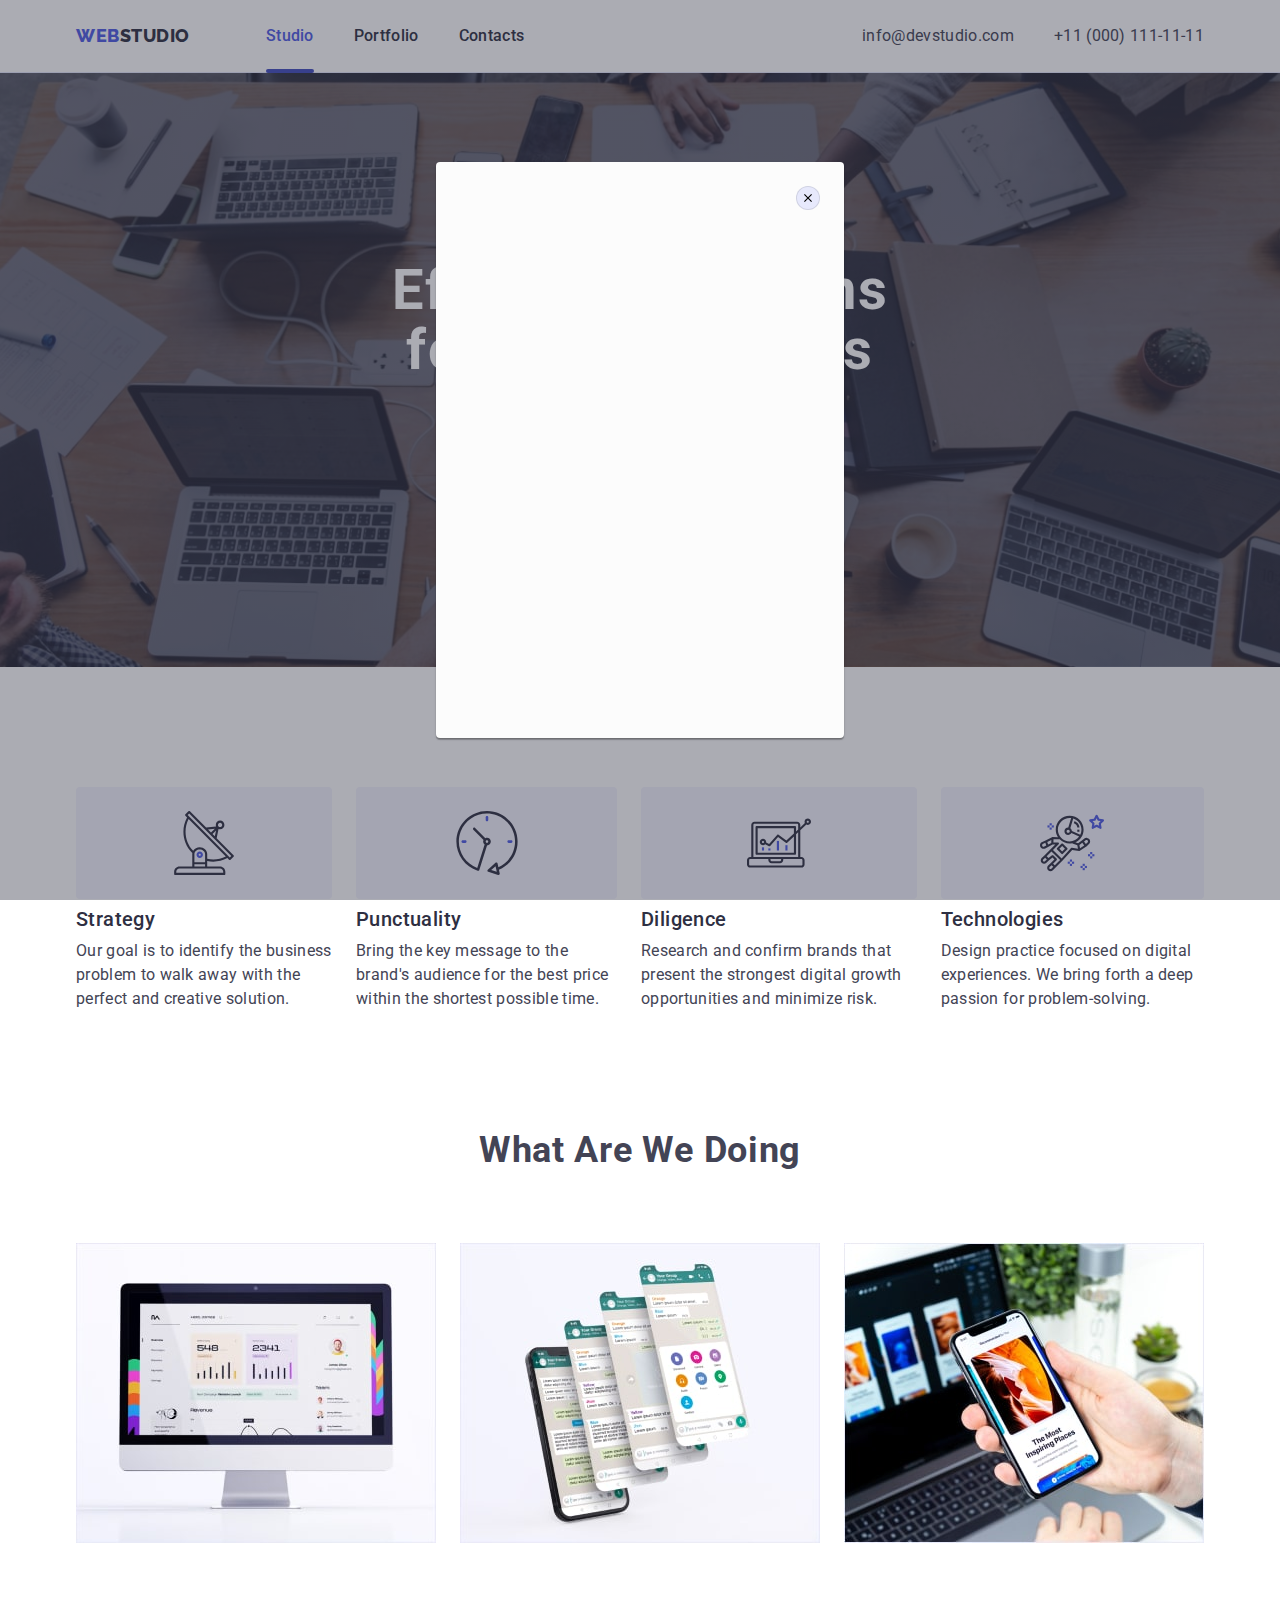
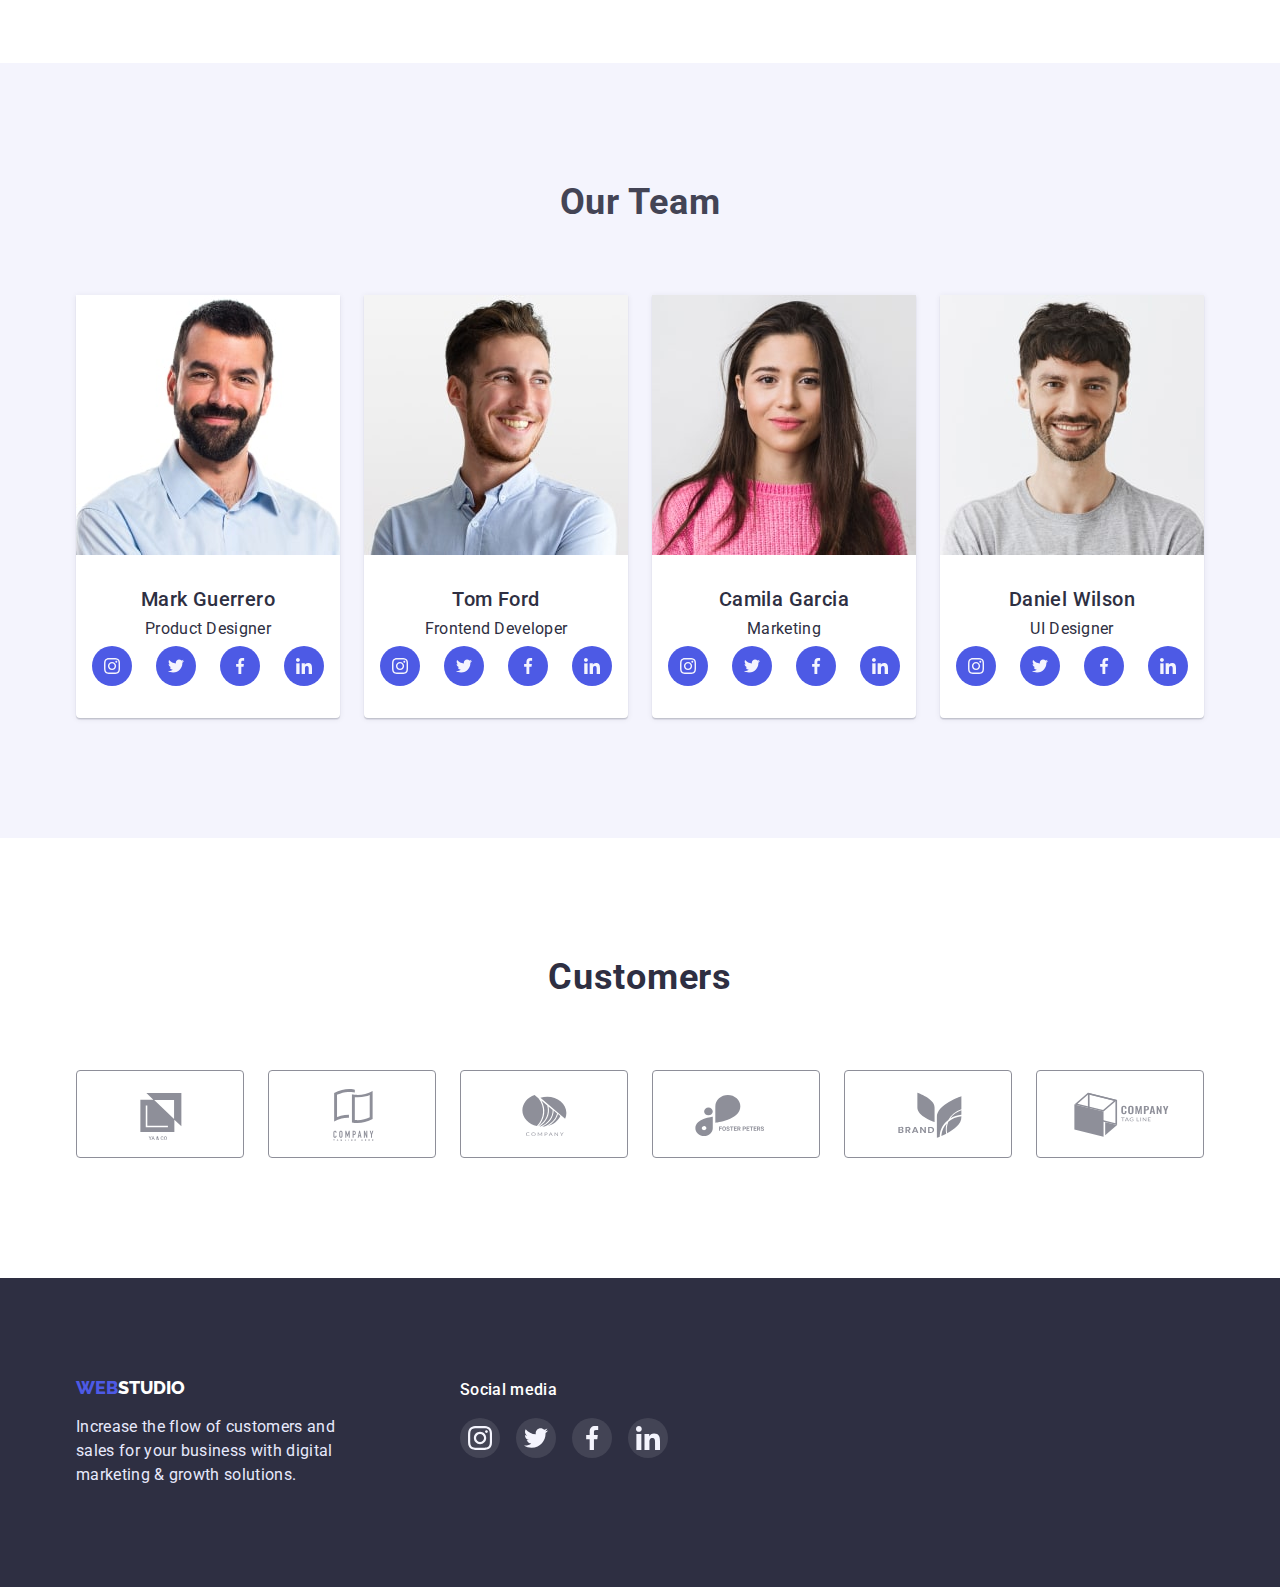
<file: index.html>
<!DOCTYPE html>
<html lang="en">

<head>
    <meta charset="UTF-8">
    <meta http-equiv="X-UA-Compatible" content="IE=edge">
    <meta name="viewport" content="width=device-width, initial-scale=1.0">
    <title>webstudio</title>
    <link rel="preconnect" href="https://fonts.googleapis.com">
    <link rel="preconnect" href="https://fonts.gstatic.com" crossorigin>
    <link href="https://fonts.googleapis.com/css2?family=Raleway:wght@800&family=Roboto:wght@400;500;700;900&display=swap"
        rel="stylesheet">
    <link rel="stylesheet" href="https://cdn.jsdelivr.net/npm/modern-normalize@1.1.0/modern-normalize.min.css">
    <link rel="stylesheet" href="./css/styles.css">
</head>

<body>
    <!-- ........................HEADER.......................... -->
    <header class="page-header">
        <div class="page conteiner">
            <nav class="page-nav logo">
                <a class="logo-component link" href="./index.html"><span class="logo-web" >Web</span>Studio</a>
                <ul class="menu  list ">
                    <li class="menu-item studio-link"><a class="menu-studio studio link" href="index.html">Studio</a></li>
                    <li class="menu-item"><a class="menu-link link" href="portfolio.html">Portfolio</a></li>
                    <li class="menu-item"><a class="menu-link link" href="#tel">Contacts</a></li>
                </ul>
            </nav>
            <address class="address">
                <ul class="address-block list">
                    <li class="address-item"><a class="address-link link" href="mailto:info@devstudio.com">info@devstudio.com</a></li>
                    <li class="address-item"><a class="address-link link" id="tel" href="tel:+110001111111">+11 (000) 111-11-11</a></li>
                </ul>
            </address>
        </div>
    </header>
    <!-- ............................HERO............................ -->
    <main>
        
        <section class="hero">
            <div class="conteiner">
                <h1 class="hero-text">Effective Solutions for Your Business</h1>
                <button class="hero-btn hero-btn-font" type="button" data-modal-open>Order Service</button>
            </div>
        </section>
        <!-- ........................ABOUT........................... -->
        <section class="about">
            <div class="conteiner">
            <h2 class="visually-hidden">About</h2>
            <ul class="about-list list">      
                <li class="about-block">
                    <div class="about-cards">
                        <svg class="about-box">
                            <use href="./images/sprite.svg#icon-antenna" wigth="64" height="64"></use>
                        </svg>
                    </div>
                    <div class="about-bloc">
                    <h3 class="about-title-comp">Strategy</h3>
                    <p class="about-text-comp">Our goal is to identify the business
                        problem to walk away with the perfect and creative solution.</p>
                    </div>
                </li>
                <li class="about-block">
                    <div class="about-cards">
                        <svg class="about-box">
                            <use href="./images/sprite.svg#icon-clock" wigth="64" height="64"></use>
                        </svg>
                    </div>
                    <h3 class="about-title-comp">Punctuality</h3>
                    <p class="about-text-comp">Bring the key message to the brand's audience for the best price within the shortest possible
                        time.</p>
                </li>
                <li class="about-block">
                    <div class="about-cards">
                        <svg class="about-box">
                            <use href="./images/sprite.svg#icon-diagram" wigth="64" height="64"></use>
                        </svg>
                    </div>
                    <h3 class="about-title-comp">Diligence</h3>
                    <p class="about-text-comp df">Research and confirm brands that present the strongest digital growth opportunities and minimize
                        risk.</p>
                </li>
                <li class="about-block">
                    <div class="about-cards">
                        <svg class="about-box">
                            <use href="./images/sprite.svg#icon-astronaut" wigth="64" height="64"></use>
                        </svg>
                    </div>
                    <h3 class="about-title-comp">Technologies</h3>
                    <p class="about-text-comp">Design practice focused on digital experiences. We bring forth a deep passion for
                        problem-solving.</p>
                </li>
            </ul>
        </section>
        <!-- ........................SERVICES....................... -->
        <section class="service section-paddings">
            <div class="conteiner">
            <h2 class="subtitle">What are we doing</h2>
            <ul class="service-list list">
                <li><img class="service-img" src="./images/Rectangle71-min.jpg" alt="desktop" width="360" height="300"></li>
                <li><img class="service-img" src="./images/img2-min.jpg" alt="celphone" width="360" height="300"></li>
                <li><img class="service-img" src="./images/Rectangle71-min3.jpg" alt="celphone2" width="360" height="300"></li>
            </ul>
            </div>
        </section>
        <!-- ..........................TEAM.......................... -->
        <section class="team section-paddings">
            <div class="conteiner">
            <h2 class="subtitle">Our Team</h2>
            <ul class="team-list list">
                <li class="team-card">
                    <img class="team-img" src="./images/img-min.jpg" alt="mark-guerrero-product-designer" 
                    width="264" height="260">
                    <div class="team-conteiner-wrap">
                    <h3 class="team-staff">Mark Guerrero</h3>
                    <p class="team-prof">Product Designer</p>
                    <ul class="team-svg list">
                        <li class="social-box">
                            <a href="" class="team-svg-box">
                                <svg width="16" height="16">
                                    <use href="./images/sprite.svg#icon-instagram"></use>
                                </svg>
                            </a>
                        </li>
                        <li class="social-box">
                            <a href="" class="team-svg-box">
                                <svg width="16" height="16">
                                    <use href="./images/sprite.svg#icon-twitter"></use>
                                </svg>
                            </a>
                        </li>
                        <li class="social-box">
                            <a href="" class="team-svg-box">
                                <svg width="16" height="16">
                                    <use href="./images/sprite.svg#icon-facebook"></use>
                                </svg>
                            </a>
                        </li>
                        <li class="social-box">
                            <a href="" class="team-svg-box">
                                <svg width="16" height="16">
                                    <use href="./images/sprite.svg#icon-linkedin"></use>
                                </svg>
                            </a>
                        </li>
                    </ul>
                    </div>
                </li>
                <li class="team-card">
                    <img class="team-img" src="./images/img-min1.jpg" alt="tom-ford-frontend-developer" 
                    width="264" height="260">
                    <div class="team-conteiner-wrap">
                    <h3 class="team-staff">Tom Ford</h3>
                    <p class="team-prof">Frontend Developer</p>
                    <ul class="team-svg list">
                        <li class="social-box">
                            <a href="" class="team-svg-box">
                                <svg width="16" height="16">
                                    <use href="./images/sprite.svg#icon-instagram"></use>
                                </svg>
                            </a>
                        </li>   
                        <li class="social-box">
                            <a href="" class="team-svg-box">
                                <svg width="16" height="16">
                                    <use href="./images/sprite.svg#icon-twitter"></use>
                                </svg>
                            </a>
                        </li>
                        <li class="social-box">
                            <a href="" class="team-svg-box">
                                <svg width="16" height="16">
                                    <use href="./images/sprite.svg#icon-facebook"></use>
                                </svg>
                            </a>
                        </li>
                        <li class="social-box">
                            <a href="" class="team-svg-box">
                                <svg width="16" height="16">
                                    <use href="./images/sprite.svg#icon-linkedin"></use>
                                </svg>
                            </a>
                        </li>
                    </ul>
                    </div>
                </li>
                <li class="team-card">
                    <img class="team-img" src="./images/img-min2.jpg" alt="camila-garcia-marketing" 
                    width="264" height="260">
                    <div class="team-conteiner-wrap">
                    <h3 class="team-staff">Camila Garcia</h3>
                    <p class="team-prof">Marketing</p>
                    <ul class="team-svg list">
                        <li class="social-box">
                            <a href="" class="team-svg-box">
                                <svg width="16" height="16">
                                    <use href="./images/sprite.svg#icon-instagram"></use>
                                </svg>
                            </a>
                        </li>
                        <li class="social-box">
                            <a href="" class="team-svg-box">
                                <svg width="16" height="16">
                                    <use href="./images/sprite.svg#icon-twitter"></use>
                                </svg>
                            </a>
                        </li>
                        <li class="social-box">
                            <a href="" class="team-svg-box">
                                <svg width="16" height="16">
                                    <use href="./images/sprite.svg#icon-facebook"></use>
                                </svg>
                            </a>
                        </li>
                        <li class="social-box">
                            <a href="" class="team-svg-box">
                                <svg width="16" height="16">
                                    <use href="./images/sprite.svg#icon-linkedin"></use>
                                </svg>
                            </a>
                        </li>
                    </ul>
                    </div>
                </li>
                <li class="team-card">
                    <img class="team-img" src="./images/img-min3.jpg" alt="daniel-wilson-uidesigner" 
                    width="264" height="260">
                    <div class="team-conteiner-wrap">
                    <h3 class="team-staff">Daniel Wilson</h3>
                    <p class="team-prof">UI Designer</p>
                    <ul class="team-svg list">
                        <li class="social-box">
                            <a href="" class="team-svg-box">
                                <svg width="16" height="16">
                                    <use href="./images/sprite.svg#icon-instagram"></use>
                                </svg>
                            </a>
                        </li>
                        <li class="social-box">
                            <a href="" class="team-svg-box">
                                <svg width="16" height="16">
                                    <use href="./images/sprite.svg#icon-twitter"></use>
                                </svg>
                            </a>
                        </li>
                        <li class="social-box">
                            <a href="" class="team-svg-box">
                                <svg width="16" height="16">
                                    <use href="./images/sprite.svg#icon-facebook"></use>
                                </svg>
                            </a>
                        </li>
                        <li class="social-box">
                            <a href="" class="team-svg-box">
                                <svg width="16" height="16">
                                    <use href="./images/sprite.svg#icon-linkedin"></use>
                                </svg>
                            </a>
                        </li>
                    </ul>
                    </div>
                </li>
            </ul>
            </div>
        </section>
    <!-- .............................CUSTOMERS.......................... -->
        <section class="section-paddings">
            <div class="conteiner customers-section">
            <h2 class="customers-title">Customers</h2>
            <ul class="customers-logo-box list">
                <li class="customers-box">
                    <a href="" class="customers-block">
                        <svg width="104" height="56">
                            <use href="./images/sprite.svg#icon-Logo"></use>
                        </svg>
                    </a>
                </li>
                <li class="customers-box">
                    <a href="" class="customers-block">
                        <svg width="104" height="56">
                            <use href="./images/sprite.svg#icon-Logo-1"></use>
                        </svg>
                    </a>
                    </li>                
                <li class="customers-box">
                    <a href="" class="customers-block">
                        <svg width="104" height="56">
                            <use href="./images/sprite.svg#icon-Logo-2"></use>
                        </svg>
                    </a>
                </li>
                <li class="customers-box">
                    <a href="" class="customers-block">
                        <svg width="104" height="56">
                            <use href="./images/sprite.svg#icon-Logo-3"></use>
                        </svg>
                    </a>
                </li>
                <li class="customers-box">
                    <a href="" class="customers-block">
                        <svg width="104" height="56">
                            <use href="./images/sprite.svg#icon-Logo-4"></use>
                        </svg>
                    </a>
                </li>
                <li class="customers-box">
                    <a href="" class="customers-block">
                        <svg width="104" height="56">
                            <use href="./images/sprite.svg#icon-Logo-5"></use>
                        </svg>
                    </a>
                </li>
            </ul>
        </section>

    </main>
    <!-- .............................FOOTER.......................... -->
    <footer class="footer">
        <div class="conteiner footer-conteiner">
            <div class="footer-logo-box">
                <a class="logo-component-footer link" href="./index.html"><span class="logo-web">Web</span>Studio</a>
                <p class="footer-text">Increase the flow of customers and sales for your business with digital marketing & growth solutions.</p>
            </div>
            <div class="footer-logo-group"> 
                <p class="footer-social-text">Social media</p>
                <ul class="footer-logo-block list">
                    <li class="footer-logo">
                        <a href="" class="footer-social-box">
                            <svg width="24" height="24">
                                <use href="./images/sprite.svg#icon-instagram"></use>
                            </svg>
                        </a>
                    </li>
                    <li class="footer-logo">
                        <a href="" class="footer-social-box">
                            <svg width="24" height="24">
                                <use href="./images/sprite.svg#icon-twitter"></use>
                            </svg>
                        </a>
                    </li>
                    <li class="footer-logo">
                        <a href="" class="footer-social-box">
                            <svg width="24" height="24">
                                <use href="./images/sprite.svg#icon-facebook"></use>
                            </svg>
                        </a>
                    </li>
                    <li class="footer-logo">
                        <a href="" class="footer-social-box">
                            <svg width="24" height="24">
                                <use href="./images/sprite.svg#icon-linkedin"></use>
                            </svg>
                        </a>
                    </li>
                </ul>
            </div>
        </div>
    </footer>
    <body>
    <!-- .............................MODAL-WINDOW.......................... -->

        <div class="backdrop s-hidden" data-modal>
            <div class="modal-window">
                <button class="modal-close-btn" type="button" data-modal-close>
                    <svg class="close-modal" width="8" height="8">
                        <use href="./images/sprite.svg#icon-close-modal"></use>
                    </svg>
                </button>
            </div>
        </div>

        <script src="./js/modal.js"></script>
    </body>
</body>

</html>
</file>
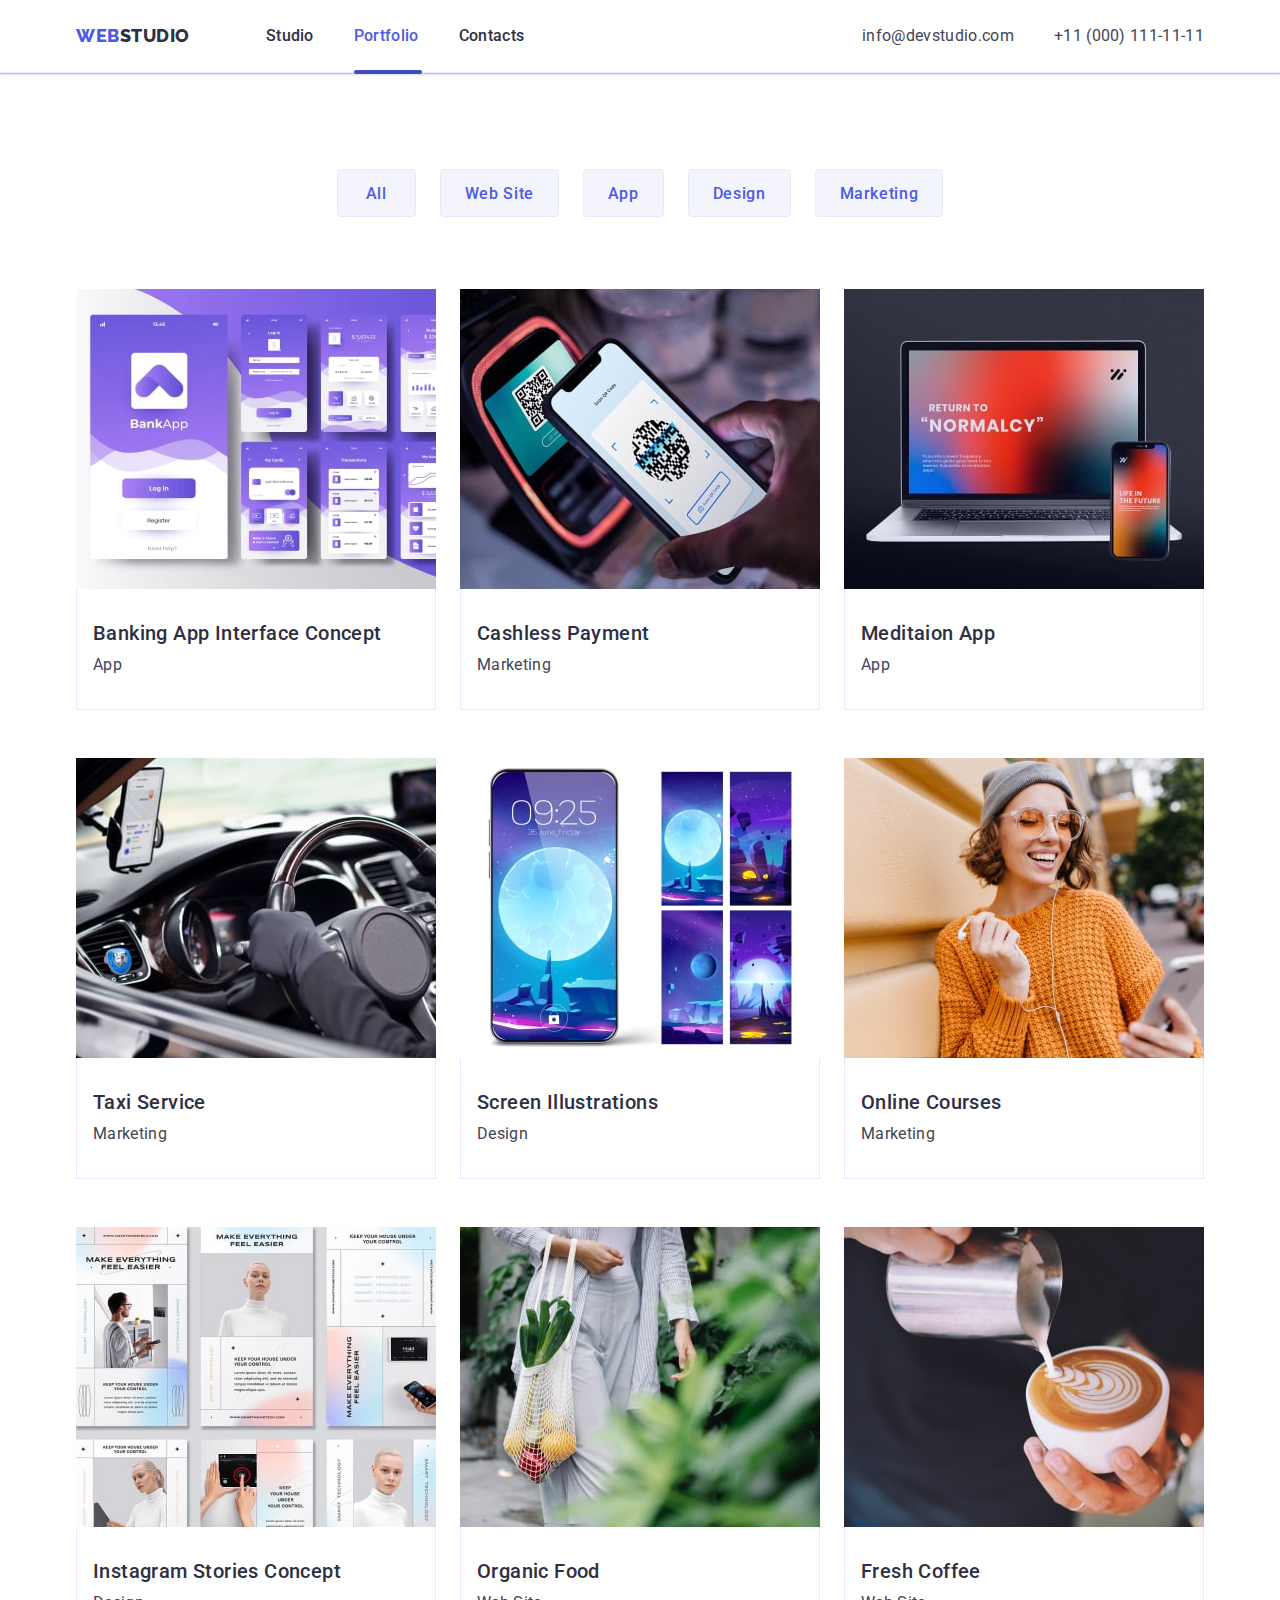
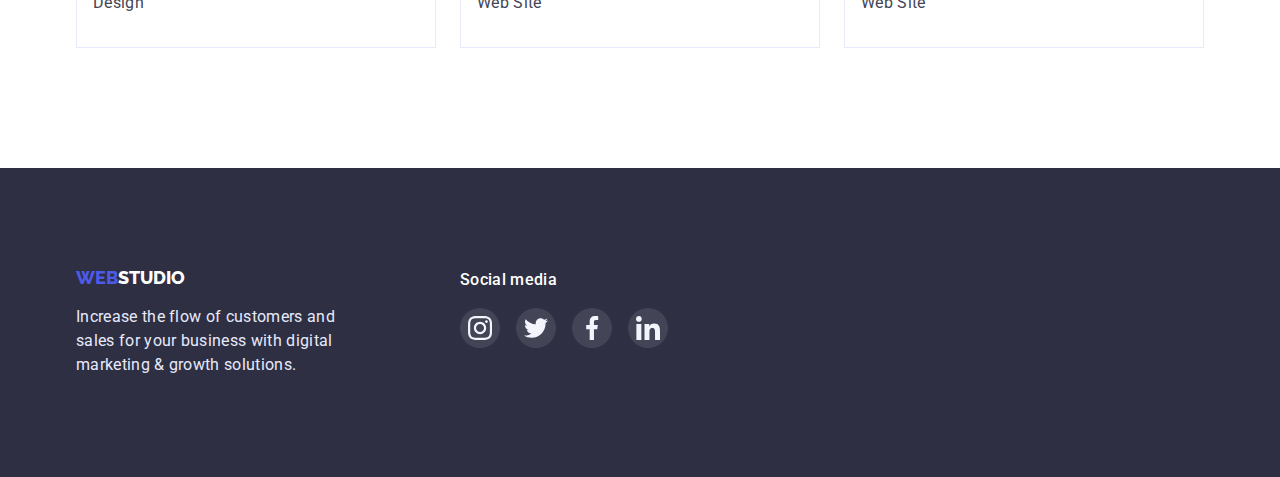
<file: portfolio.html>
<!DOCTYPE html>
<html lang="en">

<head>
    <meta charset="UTF-8">
    <meta http-equiv="X-UA-Compatible" content="IE=edge">
    <meta name="viewport" content="width=device-width, initial-scale=1.0">
    <title>webstudio</title>
    <link rel="preconnect" href="https://fonts.googleapis.com">
    <link rel="preconnect" href="https://fonts.gstatic.com" crossorigin>
    <link href="https://fonts.googleapis.com/css2?family=Raleway:wght@800&family=Roboto:wght@400;500;700;900&display=swap"
        rel="stylesheet">
    <link rel="stylesheet" href="https://cdn.jsdelivr.net/npm/modern-normalize@1.1.0/modern-normalize.min.css">
    <link rel="stylesheet" href="css/styles.css">
</head>

<body>
    <!-- ........................HEADER.......................... -->
    <header class="page-header">
        <div class="page conteiner">
        <nav class="page-nav logo">
            <a class="logo-component link" href="./index.html"><span class="logo-web" >web</span>studio</a>
            <ul class="menu list">
                <li class="menu-item"><a class="menu-link link" href="./index.html">Studio</a></li>
                <li class="menu-item portfolio-line"><a class="menu-portfolio portfolio link" href="portfolio.html">Portfolio</a></li>
                <li class="menu-item"><a class="menu-link link" href="">Contacts</a></li>
            </ul>
        </nav>
        <address class="address">
            <ul class="address-block list">
                <li class="address-item"><a class="address-link link" href="mailto:info@devstudio.com">info@devstudio.com</a></li>
                <li class="address-item"><a class="address-link link" href="tel:+110001111111">+11 (000) 111-11-11</a></li>
            </ul>
        </address>
        </div>
    </header>
     <!-- ......................../HEADER.......................... -->

    <main>
    <!-- ........................PORTFOLIO-NAV.......................... -->
   
        <section class="portfolio-nav">
            <div class="conteiner">
            <h1 class="visually-hidden">Studio</h1>
            <ul class="btn-section list">
                <li><button class="btn-component port-btn" type="button">All</button></li>
                <li><button class="btn-component port-btn" type="button">Web Site</button></li>
                <li><button class="btn-component port-btn" type="button">App</button></li>
                <li><button class="btn-component port-btn" type="button">Design</button></li>
                <li><button class="btn-component port-btn" type="button">Marketing</button></li>
            </ul>
            <ul class="card-list list">
                <li class="cards">
                <a class="portfolio-link link" href="portfolio.html">
                    <div class="overlay-block">
                    <img class="portfolio-img-block" src="./images/bankingapp.jpg" alt="bankingapp" width="360" height="300">
                    <p class="overlay">14 Stylish and User-Friendly App Design Concepts · Task Manager App ·
                         Calorie Tracker App · Exotic Fruit Ecommerce App ·
                    Cloud Storage App</p>
                    </div>
                    <div class="portfolio-text-block">
                    <h2 class="about-title-port">Banking App Interface Concept</h2>
                    <p class="about-text-port">App</p>
                    </div>
                </a>
                </li>
                <li class="cards">
                    <a class="portfolio-link link" href="portfolio.html">
                        <div class="overlay-block">
                        <img class="portfolio-img-block" src="./images/payment.jpg" alt="payment" width="360" height="300">
                        <p class="overlay">14 Stylish and User-Friendly App Design Concepts · Task Manager App ·
                        Calorie Tracker App · Exotic Fruit Ecommerce App ·
                        Cloud Storage App</p>
                        </div>
                    <div class="portfolio-text-block">
                    <h2 class="about-title-port">Cashless Payment</h2>
                    <p class="about-text-port">Marketing</p>
                    </div>
                    </a>
                </li>
                <li class="cards">
                    <a class="portfolio-link link" href="portfolio.html">
                        <div class="overlay-block">
                        <img class="portfolio-img-block" src="./images/app.jpg" alt="app" width="360" height="300">
                        <p class="overlay">14 Stylish and User-Friendly App Design Concepts · Task Manager App ·
                        Calorie Tracker App · Exotic Fruit Ecommerce App ·
                        Cloud Storage App</p>
                        </div>
                    <div class="portfolio-text-block">
                    <h2 class="about-title-port">Meditaion App</h2>
                    <p class="about-text-port">App</p>
                    </div>
                    </a>
                </li>
                <li class="cards">
                    <a class="portfolio-link link" href="portfolio.html">
                        <div class="overlay-block">
                        <img class="portfolio-img-block" src="./images/taxi-service.jpg" alt="taxi-service" width="360" height="300">
                        <p class="overlay">14 Stylish and User-Friendly App Design Concepts · Task Manager App ·
                        Calorie Tracker App · Exotic Fruit Ecommerce App ·
                        Cloud Storage App</p>
                        </div>
                    <div class="portfolio-text-block">
                    <h2 class="about-title-port">Taxi Service</h2>
                    <p class="about-text-port">Marketing</p>
                    </div>
                    </a>
                </li>
                <li class="cards">
                    <a class="portfolio-link link" href="portfolio.html">
                        <div class="overlay-block">
                        <img class="portfolio-img-block" src="./images/screen-illustrations.jpg" alt="screen-illustrations" width="360" height="300">
                        <p class="overlay">14 Stylish and User-Friendly App Design Concepts · Task Manager App ·
                        Calorie Tracker App · Exotic Fruit Ecommerce App ·
                        Cloud Storage App</p>
                        </div>
                    <div class="portfolio-text-block">
                    <h2 class="about-title-port">Screen Illustrations</h2>
                    <p class="about-text-port">Design</p>
                    </div>
                    </a>
                </li>     
                <li class="cards">
                    <a class="portfolio-link link" href="portfolio.html">
                        <div class="overlay-block">
                        <img class="portfolio-img-block" src="./images/online-courses.jpg" alt="online-courses" width="360" height="300">
                        <p class="overlay">14 Stylish and User-Friendly App Design Concepts · Task Manager App ·
                        Calorie Tracker App · Exotic Fruit Ecommerce App ·
                        Cloud Storage App</p>
                        </div>
                    <div class="portfolio-text-block">
                    <h2 class="about-title-port">Online Courses</h2>
                    <p class="about-text-port">Marketing</p>
                    </div>
                    </a>
                </li>
                <li class="cards">
                    <a class="portfolio-link link" href="portfolio.html">
                        <div class="overlay-block">
                        <img class="portfolio-img-block" src="./images/instagram-tories-concept.jpg" alt="instagram-tories-concept" width="360" height="300">
                        <p class="overlay">14 Stylish and User-Friendly App Design Concepts · Task Manager App ·
                        Calorie Tracker App · Exotic Fruit Ecommerce App ·
                        Cloud Storage App</p>
                        </div>
                    <div class="portfolio-text-block">
                    <h2 class="about-title-port">Instagram Stories Concept</h2>
                    <p class="about-text-port">Design</p>
                    </div>
                    </a>
                </li>
                <li class="cards">
                    <a class="portfolio-link link" href="portfolio.html">
                        <div class="overlay-block">
                        <img class="portfolio-img-block" src="./images/organic-food.jpg" alt="organic-food" width="360" height="300">
                        <p class="overlay">14 Stylish and User-Friendly App Design Concepts · Task Manager App ·
                        Calorie Tracker App · Exotic Fruit Ecommerce App ·
                        Cloud Storage App</p>
                        </div>
                    <div class="portfolio-text-block">
                    <h2 class="about-title-port">Organic Food</h2>
                    <p class="about-text-port">Web Site</p>
                    </div>
                    </a>
                </li>
                <li class="cards">
                    <a class="portfolio-link link" href="portfolio.html">
                        <div class="overlay-block">
                        <img class="portfolio-img-block" src="./images/fresh-coffee.jpg" alt="fresh-coffee" width="360" height="300">
                        <p class="overlay">14 Stylish and User-Friendly App Design Concepts · Task Manager App ·
                        Calorie Tracker App · Exotic Fruit Ecommerce App ·
                        Cloud Storage App</p>
                        </div>
                    <div class="portfolio-text-block">
                    <h2 class="about-title-port">Fresh Coffee</h2>
                    <p class="about-text-port">Web Site</p>
                    </div>
                    </a>
                </li>
            </ul>
            </div>
        </section>   
    <!-- ......................../PORTFOLIO-NAV.......................... -->

    <footer class="footer">
        <div class="conteiner footer-conteiner">
            <div class="footer-logo-box">
                <a class="logo-component-footer link" href="./index.html"><span class="logo-web">Web</span>Studio</a>
                <p class="footer-text">Increase the flow of customers and sales for your business with digital marketing & growth solutions.</p>
            </div>
            <div class="footer-logo-group"> 
                <p class="footer-social-text">Social media</p>
                <ul class="footer-logo-block list">
                    <li class="footer-logo">
                        <a href="" class="footer-social-box">
                            <svg width="24" height="24">
                                <use href="./images/sprite.svg#icon-instagram"></use>
                            </svg>
                        </a>
                    </li>
                    <li class="footer-logo">
                        <a href="" class="footer-social-box">
                            <svg width="24" height="24">
                                <use href="./images/sprite.svg#icon-twitter"></use>
                            </svg>
                        </a>
                    </li>
                    <li class="footer-logo">
                        <a href="" class="footer-social-box">
                            <svg width="24" height="24">
                                <use href="./images/sprite.svg#icon-facebook"></use>
                            </svg>
                        </a>
                    </li>
                    <li class="footer-logo">
                        <a href="" class="footer-social-box">
                            <svg width="24" height="24">
                                <use href="./images/sprite.svg#icon-linkedin"></use>
                            </svg>
                        </a>
                    </li>
                </ul>
            </div>
        </div>
    </footer>
    </body>

</html>
</file>
<file: css/styles.css>
:root {
    --primery-font:'Roboto', sans-serif;
    --secondary-font: 'Raleway', sans-serif;
    --acent-color:#FFFFFF;
    --title-color:#2E2F42;
    --text-color:#434455;
    --secondary-logo-color:#4D5AE5;
    --link-color:#4D5AE5;
    --background-btn-hero:#4D5AE5;
    --hover-focus-btn:#404BBF;
    --background-hero:#2E2F42;
    --backgorund-team:#F4F4FD;
    --background-footer:#2E2F42;
    --footer-text:#E7E9FC;
    --potfolio-btn-back:#E7E9FC;
    --potfolio-btn-focus-back:#404BBF;
    --potfolio-btn-color:#4D5AE5;
    --portfoli-staff-card:#E7E9FC;
    --transition-duration:250ms cubic-bezier(0.4, 0, 0.2, 1);
    
}
h1,
h2,
h3,
h4,
p {
    margin-top: 0;
    margin-bottom: 0;
}

ul,
ol {
    padding-left: 0;
    margin-top: 0;
    margin-bottom: 0;
}

button {
    cursor: pointer;
}
.list {
    list-style: none;
}
.link {
    text-decoration: none;
}
body {
    font-family: var(--primery-font);
    background-color: var(--acent-color);
    color:var(--text-color);
}
.visually-hidden {
    position: absolute;
    white-space: nowrap;
    width: 1px;
    height: 1px;
    overflow: hidden;
    border: 0;
    padding: 0;
    clip: rect(0 0 0 0);
    clip-path: inset(50%);
    margin: -1px;
}
.conteiner {
    width: 1158px;
    margin-left: auto;
    margin-right: auto;
    padding-right: 15px;
    padding-left: 15px;
}
/* =========================COMPONENTS=========================*/
.logo-component {
    font-family:var(--secondary-font);
    font-weight: 800;
    font-size: 18px;
    line-height: 1.33;
    letter-spacing: 0.03em;
    text-transform: uppercase;
    color: var(--title-color);
    margin-right: 76px;
}
.subtitle {
    font-weight: 700;
    font-size: 36px;
    line-height: 1.11;
    text-align: center;
    letter-spacing: 0.02em;
    text-transform: capitalize;
    color: var(--text-color);
    margin-bottom: 72px;
}
.btn-component {
    font-family:var(--primery-font);
    font-weight: 500;
    font-size: 16px;
    line-height: 1.5;
    letter-spacing: 0.04em;
    border: none;
}

.about-title-comp {
    font-weight: 500;
    font-size: 20px;
    line-height: 1.2;
    letter-spacing: 0.02em;
    color: var(--title-color);
}

.about-text-comp {
    font-weight: 400;
    font-size: 16px;
    line-height: 1.5;
    letter-spacing: 0.02em;
    color:var(--text-color);
    margin-top: 8px;

}
.section-paddings {
    padding-top: 120px;
    padding-bottom: 120px;
}

/* =========================/COMPONENTS=========================*/


/* ==========================HEADER======================== */
.logo-web { 
    color: var(--secondary-logo-color);
}

.menu-link {
    font-weight: 500;
    font-size: 16px;
    line-height: 1.5;
    letter-spacing: 0.02em;
    color: var(--title-color);
    transition: color var(--transition-duration);
}
.menu-link:hover,
.menu-link:focus {
    color: var(--link-color);
}

.page-nav,
.page {
    display: flex;
}
.page-header {
    display: flex;
    padding-top: 24px;
    padding-bottom: 24px;
    box-shadow: 0px 2px 1px rgba(46, 47, 66, 0.08), 0px 1px 1px rgba(46, 47, 66, 0.16), 0px 1px 6px rgba(46, 47, 66, 0.08);
}
.menu-studio {
    font-weight: 500;
    font-size: 16px;
    line-height: 1.5;
    letter-spacing: 0.02em;
    color: var(--link-color);
}
.menu {
    display: flex;
    gap: 40px; 
}
.studio::after {
    display: block;
    content: "";
    width: 48px;
    height: 4px;
    background-size:auto;
    background-color: #404BBF;
    border-radius: 2px;
    margin-top: 21px;
    position: absolute; 
}
.studio-link {
    position: relative;
}
/* ==========================ADDRESS========================*/

.address {
    margin-left: auto;

}
.address-block {
    display: flex;
}
.address-link {
    font-style: normal;
    font-weight: 400;
    font-size: 16px;
    line-height: 1.5;
    letter-spacing: 0.02em;
    color: var(--text-color);
    transition: color var(--transition-duration);
}

.address-item:not(:last-child) { 
    margin-right: 40px;

}
.address-link:hover,
.address-link:focus {
    color:var(--link-color);
}

/* ==========================/ADDRESS========================*/

/* ==========================/HEADER======================== */

/* ==========================HERO========================*/

.hero {
    background-color: var(--background-hero);
    max-width: 1440px;
    text-align: center;
    margin: 0 auto;
    padding-bottom: 188px;
    padding-top: 188px;
    background-image: linear-gradient(rgba(46, 47, 66, 0.7), rgba(46, 47, 66, 0.7)),
    url(../images/hero-img.jpeg);
    background-repeat: no-repeat;
    background-position: center;
    background-size: cover;

}
.hero-text {
    font-weight: 700;
    font-size: 56px;
    line-height: 1.07;
    letter-spacing: 0.02em;
    color: var(--acent-color);
    margin-bottom: 42px;
    width: 496px;
    margin-left: auto;
    margin-right: auto;
 
}

.hero-btn {
    background-color:var(--background-btn-hero);
    color: var(--acent-color);
    width: 169px;
    height: 56px;
    border-radius: 4px;
    box-shadow: 0px 4px 4px rgba(0, 0, 0, 0.15);
    transition: background-color var(--transition-duration);

}
.hero-btn:hover,
.hero-btn:focus {
    background-color: var(--hover-focus-btn);
}
.hero-btn-font {
    font-family: var(--primery-font);
    font-weight: 500;
    font-size: 16px;
    line-height: 1.5;
    letter-spacing: 0.04em;
    border: none;
}
/* ==========================/HERO========================*/

/* ==========================ABOUT========================*/
.about-list {
    display:flex;
    gap: 24px;
  
}

.about {
    padding-top: 120px;
}

.about-cards {
    display: flex;
    justify-content: center;
    background: #F4F4FD;
    border-radius: 4px;
    margin-bottom: 8px;
    padding-top: 24px;
    padding-bottom: 24px;
    
}

.about-box {
    width: 64px;
    height: 64px;
}
.about-block {
    flex-basis: calc((100%-72px)/4);
}

/* ==========================/ABOUT========================*/


/* ==========================SERVICES========================*/

.service-list {
    display: flex;
    gap: 24px;

}
.service-img {
    display: block;
    min-width: 100%;
    height: auto;
}

/* ==========================/SERVICES========================*/

/* =========================TEAM=========================*/
.team-staff {
    font-weight: 500;
    font-size: 20px;
    line-height: 1.2;
    text-align: center;
    letter-spacing: 0.02em;
    color: var(--title-color);
}
.team-img {
    display: block;
    min-width: 100%;
    height: auto;
}
.team-conteiner-wrap {
    padding-top: 32px;
    padding-bottom: 32px;
    
}
.team-prof {
    font-weight: 400;
    font-size: 16px;
    line-height: 1.2;    
    text-align: center;
    letter-spacing: 0.02em;    
    color: var(--title-color);
    margin-top: 8px;
}
.team {
    background-color: var(--backgorund-team);
    
}
.team-list {
    display: flex;
    flex-wrap: wrap;
    align-items: center;
    gap: 24px;
    flex-basis: calc((100% - 72px)/4);
}
.team-card {
    background-color: var(--acent-color);
    border-radius: 0px 0px 4px 4px;
    box-shadow: 0px 1px 6px rgba(46, 47, 66, 0.08), 0px 1px 1px rgba(46, 47, 66, 0.16), 0px 2px 1px rgba(46, 47, 66, 0.08);
}
.team-svg {
    display: flex;
    justify-content: center;
    margin-top: 8px;
    gap: 24px;
}


.team-svg-box {
    display:flex;
    justify-content: center;
    align-items: center;
    width: 40px;
    height: 40px;
    border-radius: 50%;
    background-color: var(--link-color);
    transition: background-color var(--transition-duration);
}
.team-svg-box:hover,
.team-svg-box:focus {
    background-color: #404BBF;
}

/* =========================/TEAM=========================*/

/* =========================CUSTOMERS=========================*/

.customers-title {
    font-weight: 700;
    font-size: 36px;
    line-height: 1.11;
    text-align: center;
    letter-spacing: 0.02em;
    color: var(--title-color);
    margin-bottom: 72px;
}
.customers-logo-box {
    display: flex;
    justify-content: space-between;
    gap: 24px;
    
}
.customers-block{
    display: flex;
    justify-content: center;
    align-content: center;
    align-items: center;
    min-width: 168px;
    min-height: 88px;
    border: 1px solid #8E8F99;
    border-radius: 4px;
    fill: #8E8F99;
    transition: fill var(--transition-duration),
        border-color var(--transition-duration);
}
.customers-block:hover,
.customers-block:focus {
    fill:  var(--hover-focus-btn);
    border-color:var(--hover-focus-btn);
}
/* =========================/CUSTOMERS=========================*/

/* =========================FOOTER=========================*/

.footer-text {
    font-size: 16px;
    line-height: 1.5;    
    letter-spacing: 0.02em;    
    color: var(--footer-text);
    width: 264px;
    margin-top: 16px;
}
.footer-conteiner {
    display: flex;
}
.footer {
    background-color:var(--background-footer);
    padding-top: 100px;
    padding-bottom: 100px;
}
.footer-logo-box {
    margin-right: 120px;

}
.logo-component-footer {
    font-family: var(--secondary-font);
    font-weight: 800;
    font-size: 18px;
    line-height: 1.16;
    text-transform: uppercase;
    color: var(--acent-color);
}
.footer-logo-group {
    display: block;
    width: 208px;
    height: 80px;
}
.footer-social-text {
    font-weight: 500;
    font-size: 16px;
    line-height: 1.5;
    letter-spacing: 0.02em;
    color: var(--acent-color);
    margin-bottom: 16px;
}
.footer-logo-block {
    display: flex;
    justify-content: space-between;

}
.footer-social-box {
    display: flex;
    justify-content:center;
    align-items: center;
    width: 40px;
    height: 40px;
    border-radius: 50%;
    background-color: rgba(255, 255, 255, 0.1);
}
.footer-social-box:hover,
.footer-social-box:focus {
    background-color: #31D0AA;
}
.footer-social-box {
    transition: background-color var(--transition-duration);
    color: #ff0000;
}


/* =========================/FOOTER=========================*/
/* =========================MODAL WINDOW=========================*/
.is-hidden.backdrop {
    visibility: hidden;
    opacity: 0;
    pointer-events: none;
}
.backdrop {
    position: fixed;
    left: 0;
    top: 0;
    width: 100%;
    height: 100%;
    z-index: 100;
    background-color: rgba(46, 47, 66, 0.4);
    transition: opacity var(--transition-duration), 
    visibility var(--transition-duration);
}

.modal-window {
    position: absolute;
    width: 408px;
    height: 576px;
    top: 50%;
    left: 50%;
    transform: translate(-50%, -50%);
    background: #FCFCFC;
    box-shadow: 0px 1px 1px rgba(0, 0, 0, 0.14), 0px 1px 3px rgba(0, 0, 0, 0.12), 0px 2px 1px rgba(0, 0, 0, 0.2);
    border-radius: 4px;

}

.modal-close-btn {
    position: absolute;
    top: 24px;
    right: 24px;
    display: flex;
    justify-content: center;
    align-items: center;
    width: 24px;
    height: 24px;
    background-color: transparent;
    border: 1px solid rgba(0, 0, 0, 0.1);
    border-radius: 50%;
    background: #E7E9FC;
    transition: background-color var(--transition-duration), fill var(--transition-duration);

}

.modal-close-btn:hover,
.modal-close-btn:focus {
    background-color: #404BBF;
}
.modal-close-btn:hover .close-modal,
.modal-close-btn:focus .close-modal {
    fill: var(--acent-color);
}
/* =========================/MODAL-WINDOW=========================*/

/* =========================PORTFOLIO-HEADER=========================*/
.portfolio::after {
    display: block;
    content: "";
    width: 68px;
    height: 4px;
    background-size: auto;
    background-color: #404BBF;
    border-radius: 2px;
    margin-top: 22px;
    position: absolute;

}
.porrtfolio-line  {
    position: relative;
    
}
.menu-portfolio {
    font-weight: 500;
    font-size: 16px;
    line-height: 1.5;
    letter-spacing: 0.02em;
    color: var(--link-color);
}
/* =========================PORTFOLIO-NAV=========================*/

.overlay-text {
    display: block;
}
.portfolio-nav {
    padding-top: 96px;
    padding-bottom: 120px;
}
.portfolio-link {
    display: block;
}
.card-list {
    display: flex;
    flex-wrap: wrap;
    justify-content: space-between;
    margin-top: 72px;
    row-gap: 48px;
    column-gap: 24px;
}
.portfolio-link:hover,
.portfolio-link:focus {
    box-shadow: 
    0px 1px 6px rgba(46, 47, 66, 0.08),
    0px 1px 1px rgba(46, 47, 66, 0.16),
    0px 2px 1px rgba(46, 47, 66, 0.08);
}
.cards:hover .overlay,
.cards:focus .overlay {
    transform: translate(0, 0);
}
.cards {
    transition:
        box-shadow var(--transition-duration),
        transform var(--transition-duration);
}
.portfolio-img-block {
    display: block;
    min-width: 100%;
    height: auto;
}
.overlay-block {
    display: flex;
    position: relative;
    overflow: hidden;

}
.overlay {
    position: absolute;
    width: 100%;
    height: 100%;
    transform: translate(0, 100%);
    transition: transform var(--transition-duration);
    font-weight: 400;
    font-size: 16px;
    line-height: 1.5;
    letter-spacing: 0.02em;
    color: var(--backgorund-team);
    background-color: var(--link-color);
    padding-left: 32px;
    padding-right: 32px;
    padding-top: 40px;
    padding-bottom: 20px;
}


.portfolio-text-block {
    padding-top: 32px;
    padding-bottom: 32px;
    padding-left: 16px;
    padding-right: 16px;
    border: 1px solid var(--footer-text);
    border-top: none;
}


.page-header {
    border-bottom: 1px solid var(--footer-text);
}

.about-title-port {
    color: var(--title-color);
    font-family: var(--primery-font);
    font-weight: 500;
    font-size: 20px;
    line-height: 1.2;
    letter-spacing: 0.02em;
}
.about-text-port {
    color:var(--text-color);
    font-weight: 400;
    font-size: 16px;
    line-height: 1.5;
    letter-spacing: 0.02em;
    margin-top: 8px;
}
.port-btn {
    background-color: var(--backgorund-team);
    color: var(--potfolio-btn-color);
    min-width: 79px;
    height: 48px;
    border: 1px solid var(--footer-text);
    border-radius: 4px;
    padding-top: 12px;
    padding-right: 24px;
    padding-bottom: 12px;
    padding-left: 24px;
    transition: box-shadow var(--transition-duration);
}
.port-btn:hover,
.port-btn:focus {
    background-color: var(--potfolio-btn-focus-back);
    color: var(--acent-color);
    border-color: transparent;
    box-shadow: 0px 3px 1px rgba(0, 0, 0, 0.1), 0px 2px 1px rgba(0, 0, 0, 0.08), 0px 2px 2px rgba(0, 0, 0, 0.12);
}
.btn-section {
    display: flex;
    justify-content: center;
    gap: 24px;
}
.btn-component {
    transition: 
    box-shadow var(--transition-duration),
    color var(--transition-duration), 
    border-color var(--transition-duration),
    background-color var(--transition-duration);
}
/* =========================/PORTFOLIO-NAV=========================*/
</file>
